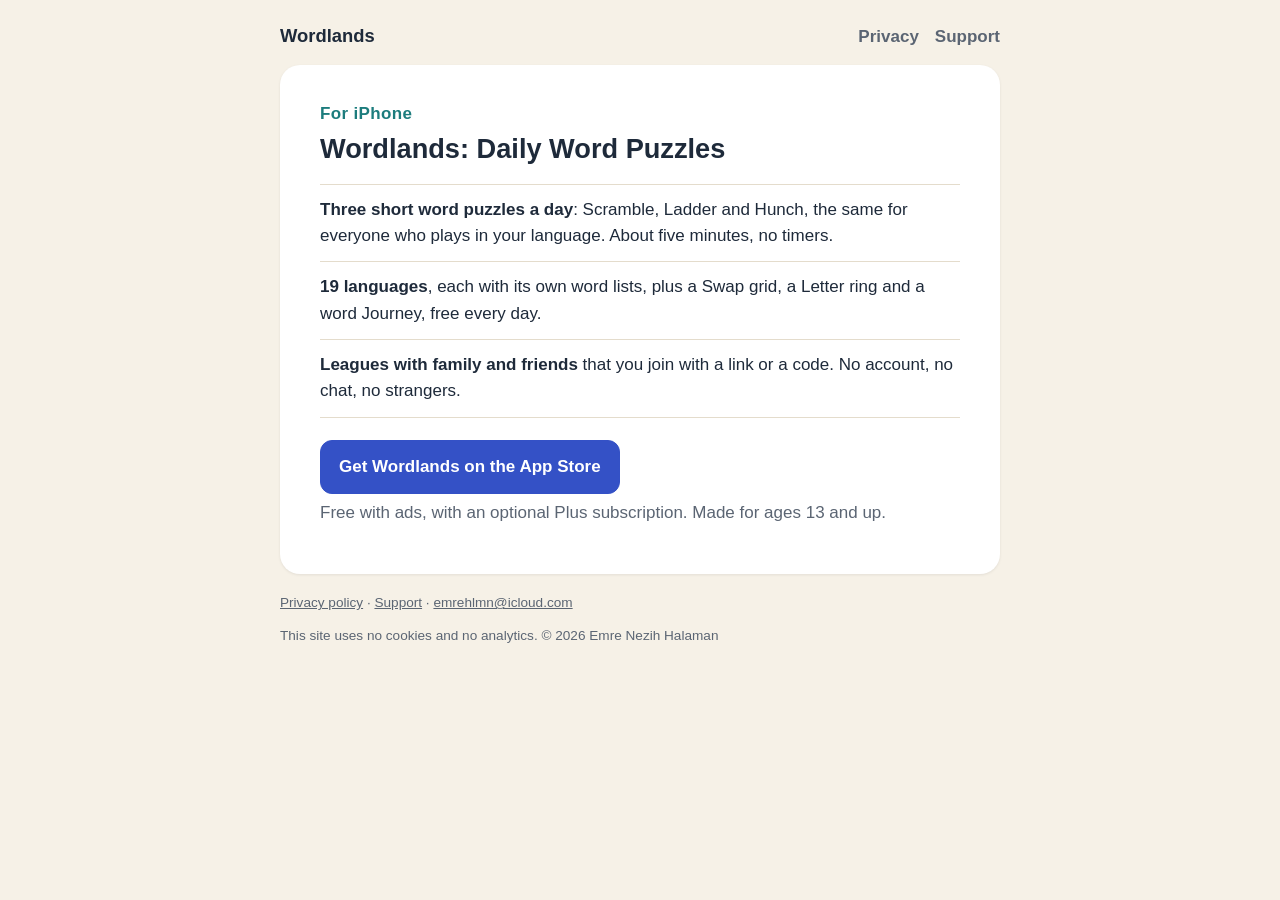
<file: index.html>
<!doctype html>
<html lang="en">
<head>
  <meta charset="utf-8">
  <meta name="viewport" content="width=device-width, initial-scale=1">
  <meta http-equiv="Content-Security-Policy" content="default-src 'none'; script-src 'self'; style-src 'self'; img-src 'self'; base-uri 'none'; form-action 'none'">
  <meta name="referrer" content="no-referrer">
  <meta name="description" content="Wordlands: three short word puzzles a day in 19 languages, with family leagues. No account, no tracking.">
  <title>Wordlands: Daily Word Puzzles</title>
  <link rel="stylesheet" href="/site.css">
</head>
<body>
  <div class="wrap">
    <header class="top">
      <a class="brand" href="/">Wordlands</a>
      <nav><a href="/privacy/">Privacy</a><a href="/support/">Support</a></nav>
    </header>
    <main>
      <p class="eyebrow">For iPhone</p>
      <h1>Wordlands: Daily Word Puzzles</h1>
      <ul class="three">
        <li><strong>Three short word puzzles a day</strong>: Scramble, Ladder and Hunch, the same for everyone who plays in your language. About five minutes, no timers.</li>
        <li><strong>19 languages</strong>, each with its own word lists, plus a Swap grid, a Letter ring and a word Journey, free every day.</li>
        <li><strong>Leagues with family and friends</strong> that you join with a link or a code. No account, no chat, no strangers.</li>
      </ul>
      <div class="buttons">
        <!-- OWNER: once Wordlands is live on the App Store, change this to https://apps.apple.com/app/id6820438663
             (the app's Apple ID; also APP_STORE_ID in /link.js). Until then it opens a search for Wordlands. -->
        <a class="button primary" href="https://apps.apple.com/search?term=Wordlands">Get Wordlands on the App Store</a>
      </div>
      <p class="muted">Free with ads, with an optional Plus subscription. Made for ages 13 and up.</p>
    </main>
    <footer>
      <p><a href="/privacy/">Privacy policy</a> · <a href="/support/">Support</a> · <a href="mailto:emrehlmn@icloud.com">emrehlmn@icloud.com</a></p>
      <p>This site uses no cookies and no analytics. © 2026 Emre Nezih Halaman</p>
    </footer>
  </div>
</body>
</html>
</file>
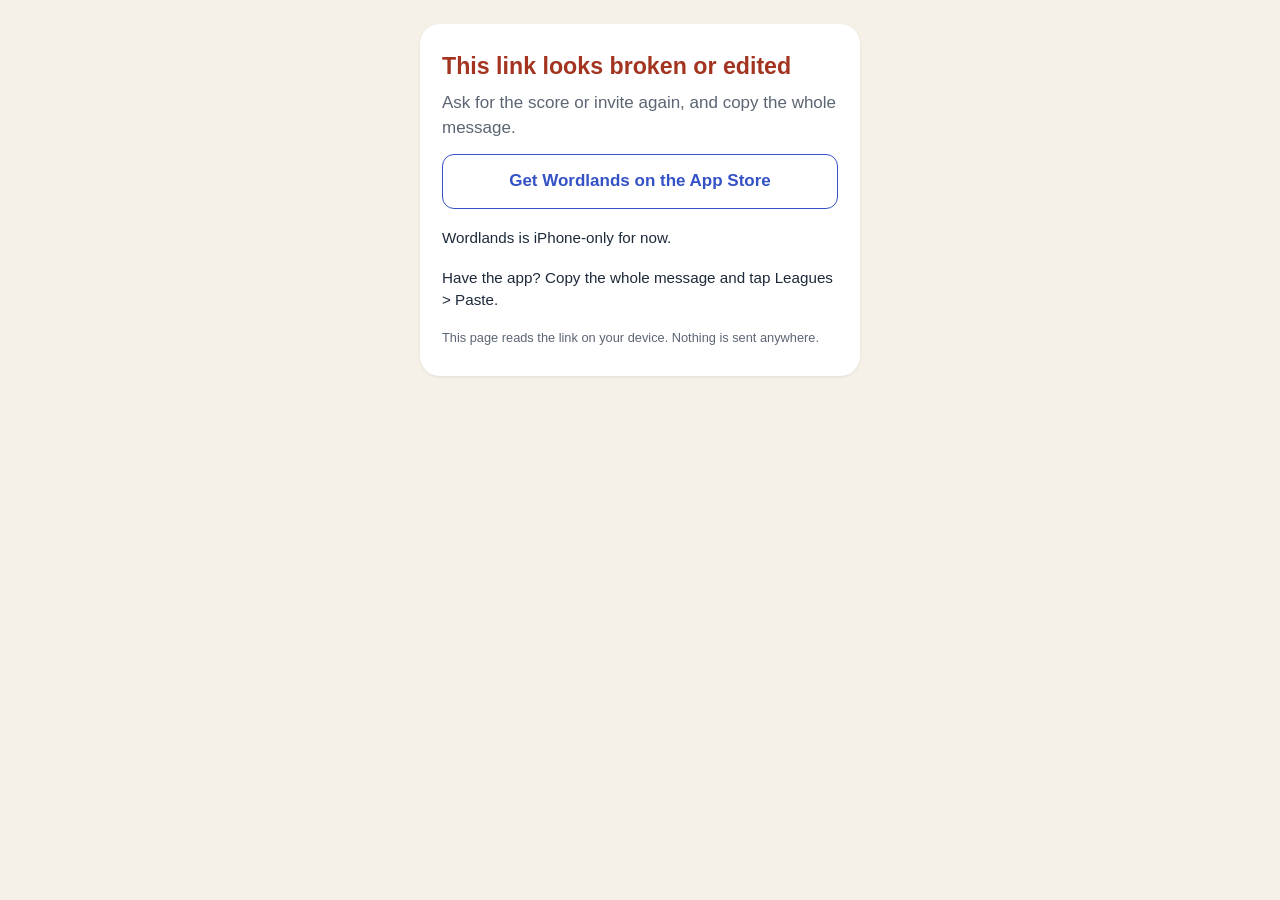
<file: j/index.html>
<!doctype html>
<html lang="en">
<head>
  <meta charset="utf-8">
  <meta name="viewport" content="width=device-width, initial-scale=1">
  <meta http-equiv="Content-Security-Policy" content="default-src 'none'; script-src 'self'; style-src 'self'; img-src 'self'; base-uri 'none'; form-action 'none'">
  <meta name="referrer" content="no-referrer">
  <meta name="robots" content="noindex">
  <title>A Wordlands invite</title>
  <link rel="stylesheet" href="/link.css">
</head>
<body data-kind="j">
  <!-- The data after "#" is read on this device by /link.js; it never reaches the server. -->
  <main id="card">
    <p class="eyebrow">Wordlands</p>
    <noscript><p>Wordlands is iPhone-only for now. Have the app? Copy the whole message and tap Leagues &gt; Paste.</p></noscript>
  </main>
  <script src="/link.js"></script>
</body>
</html>
</file>
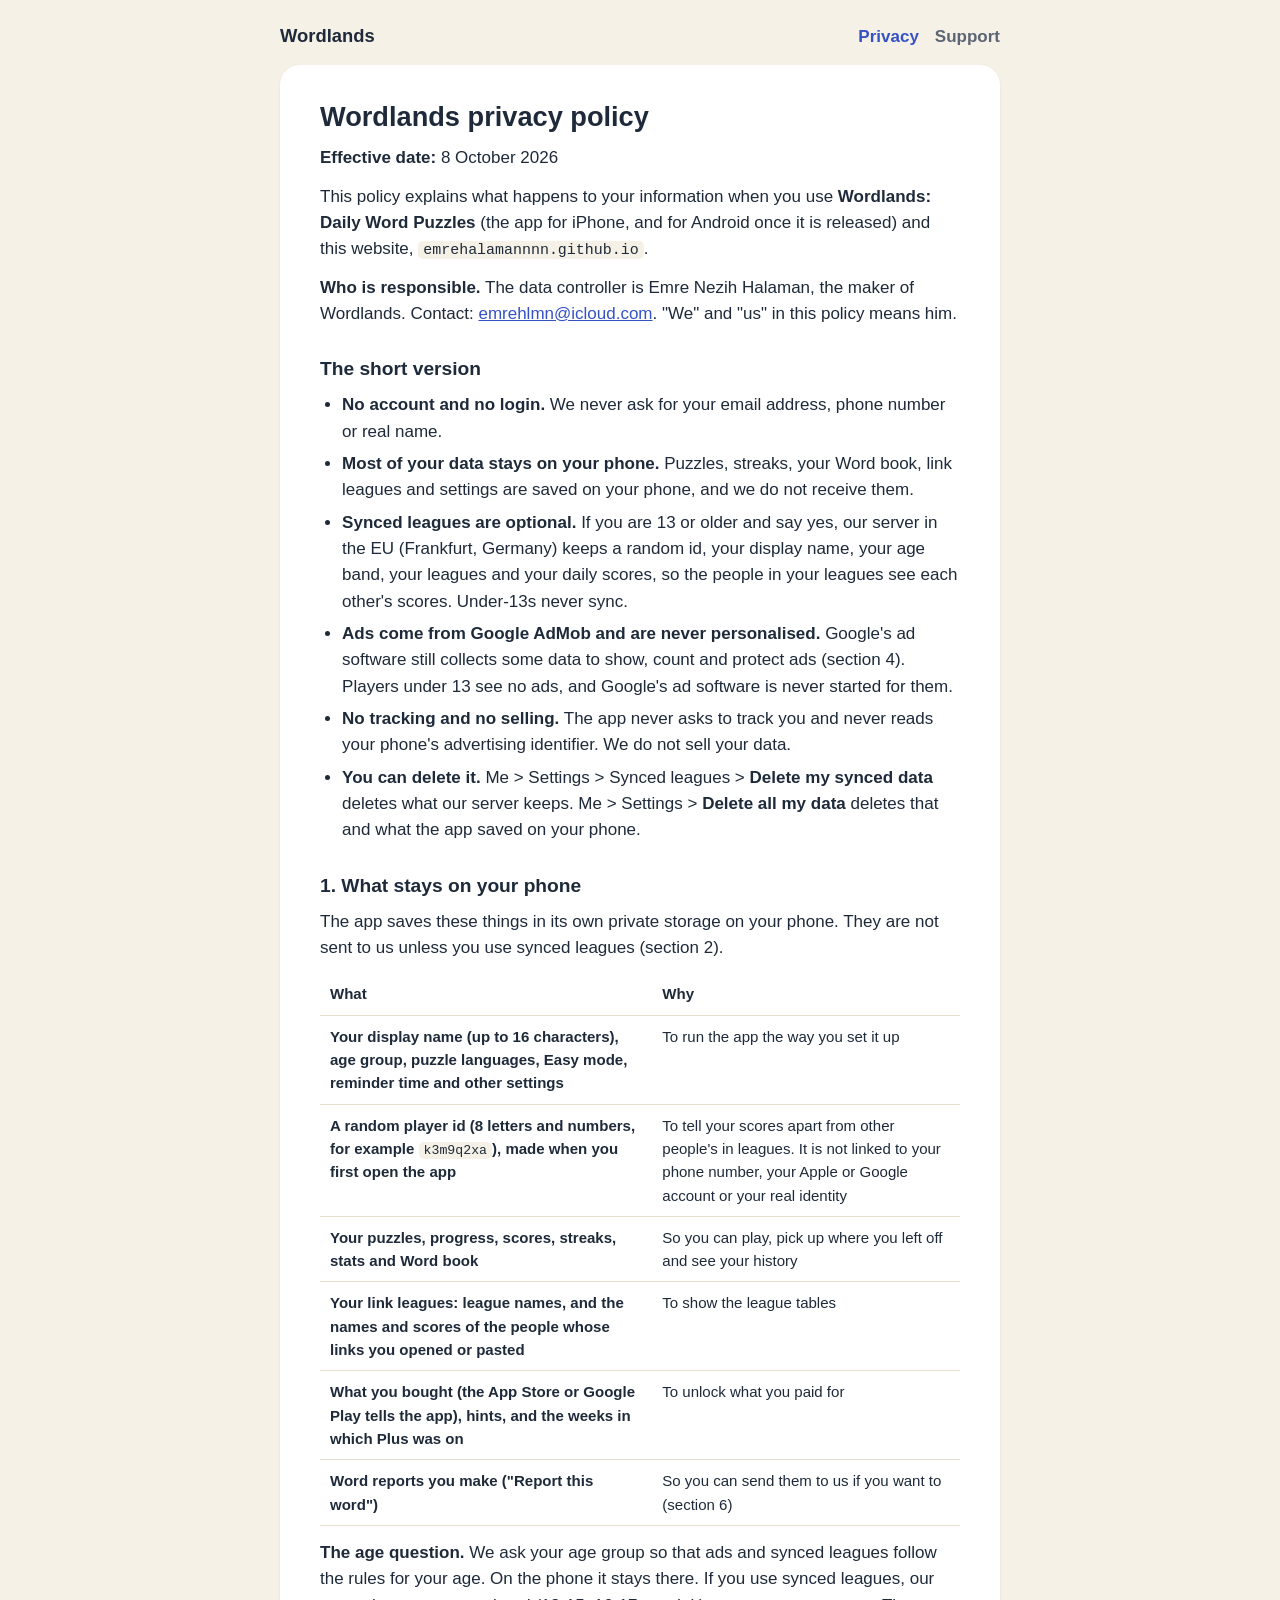
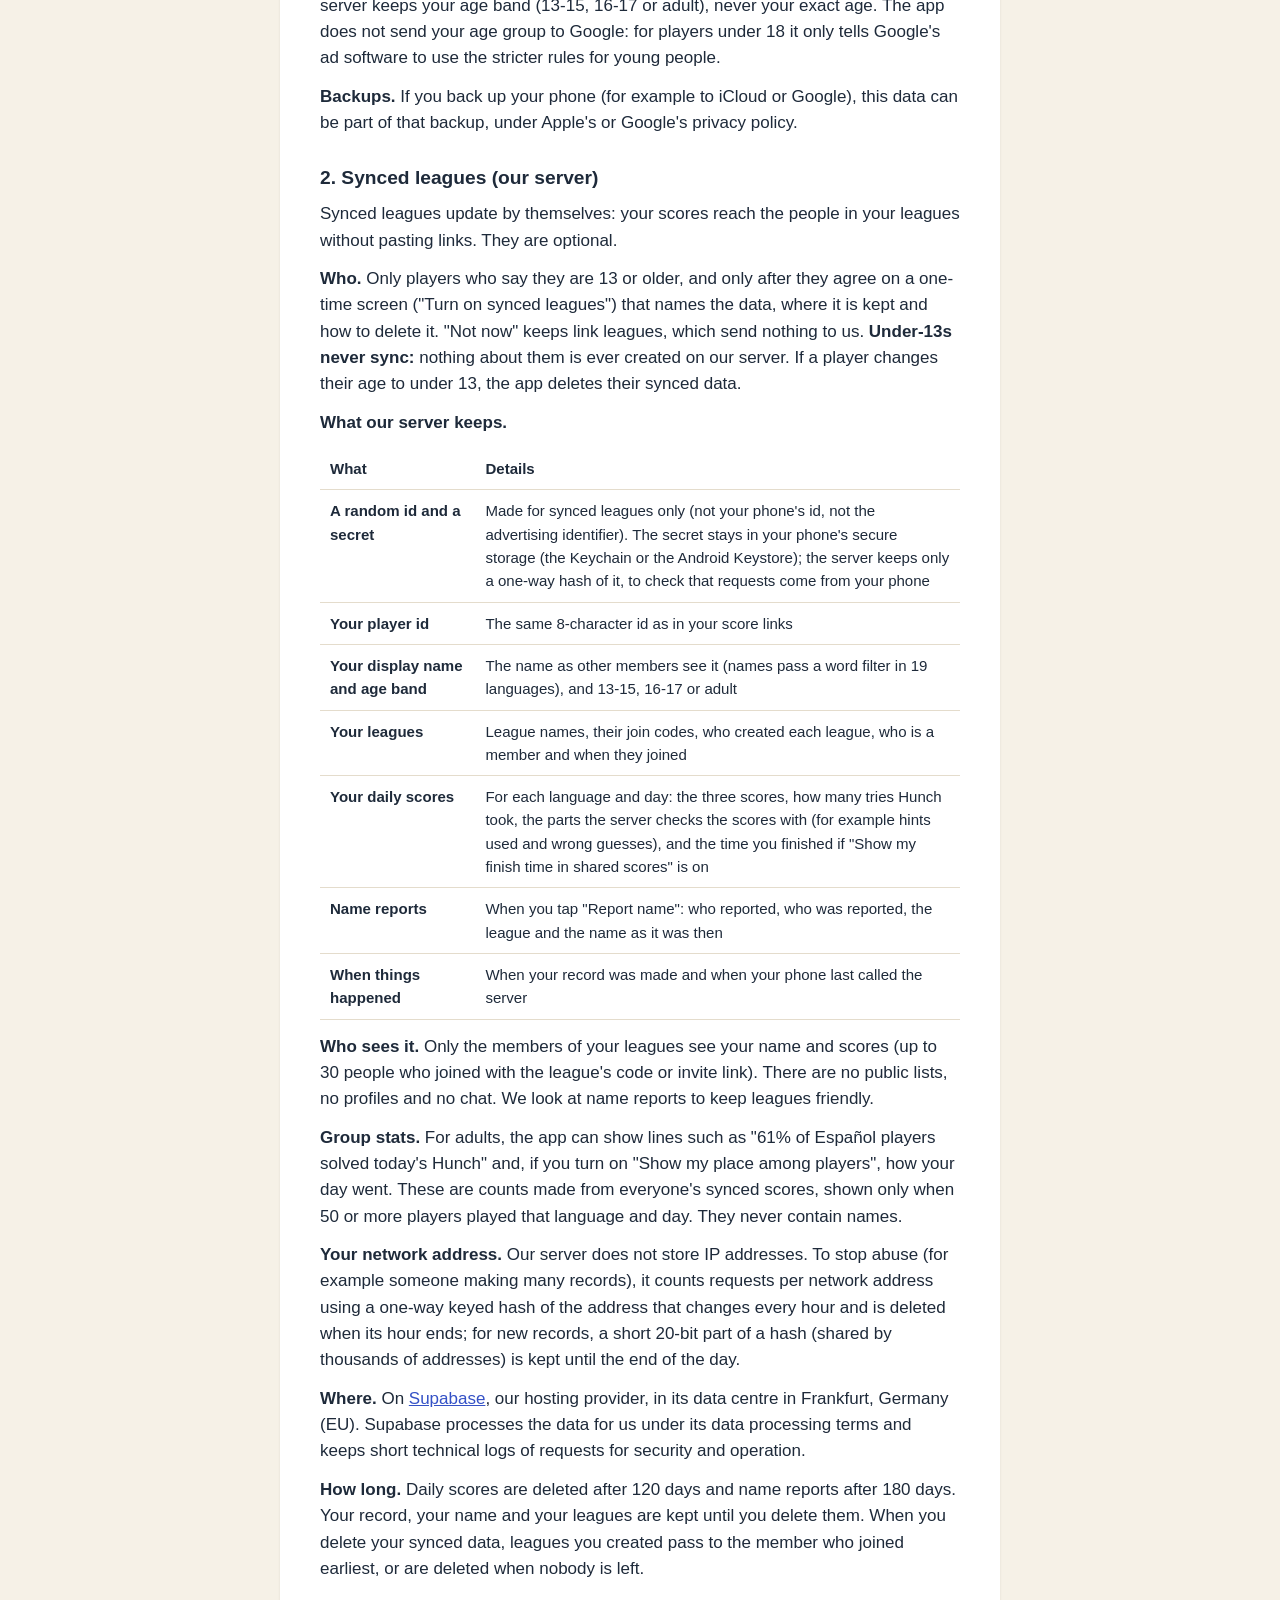
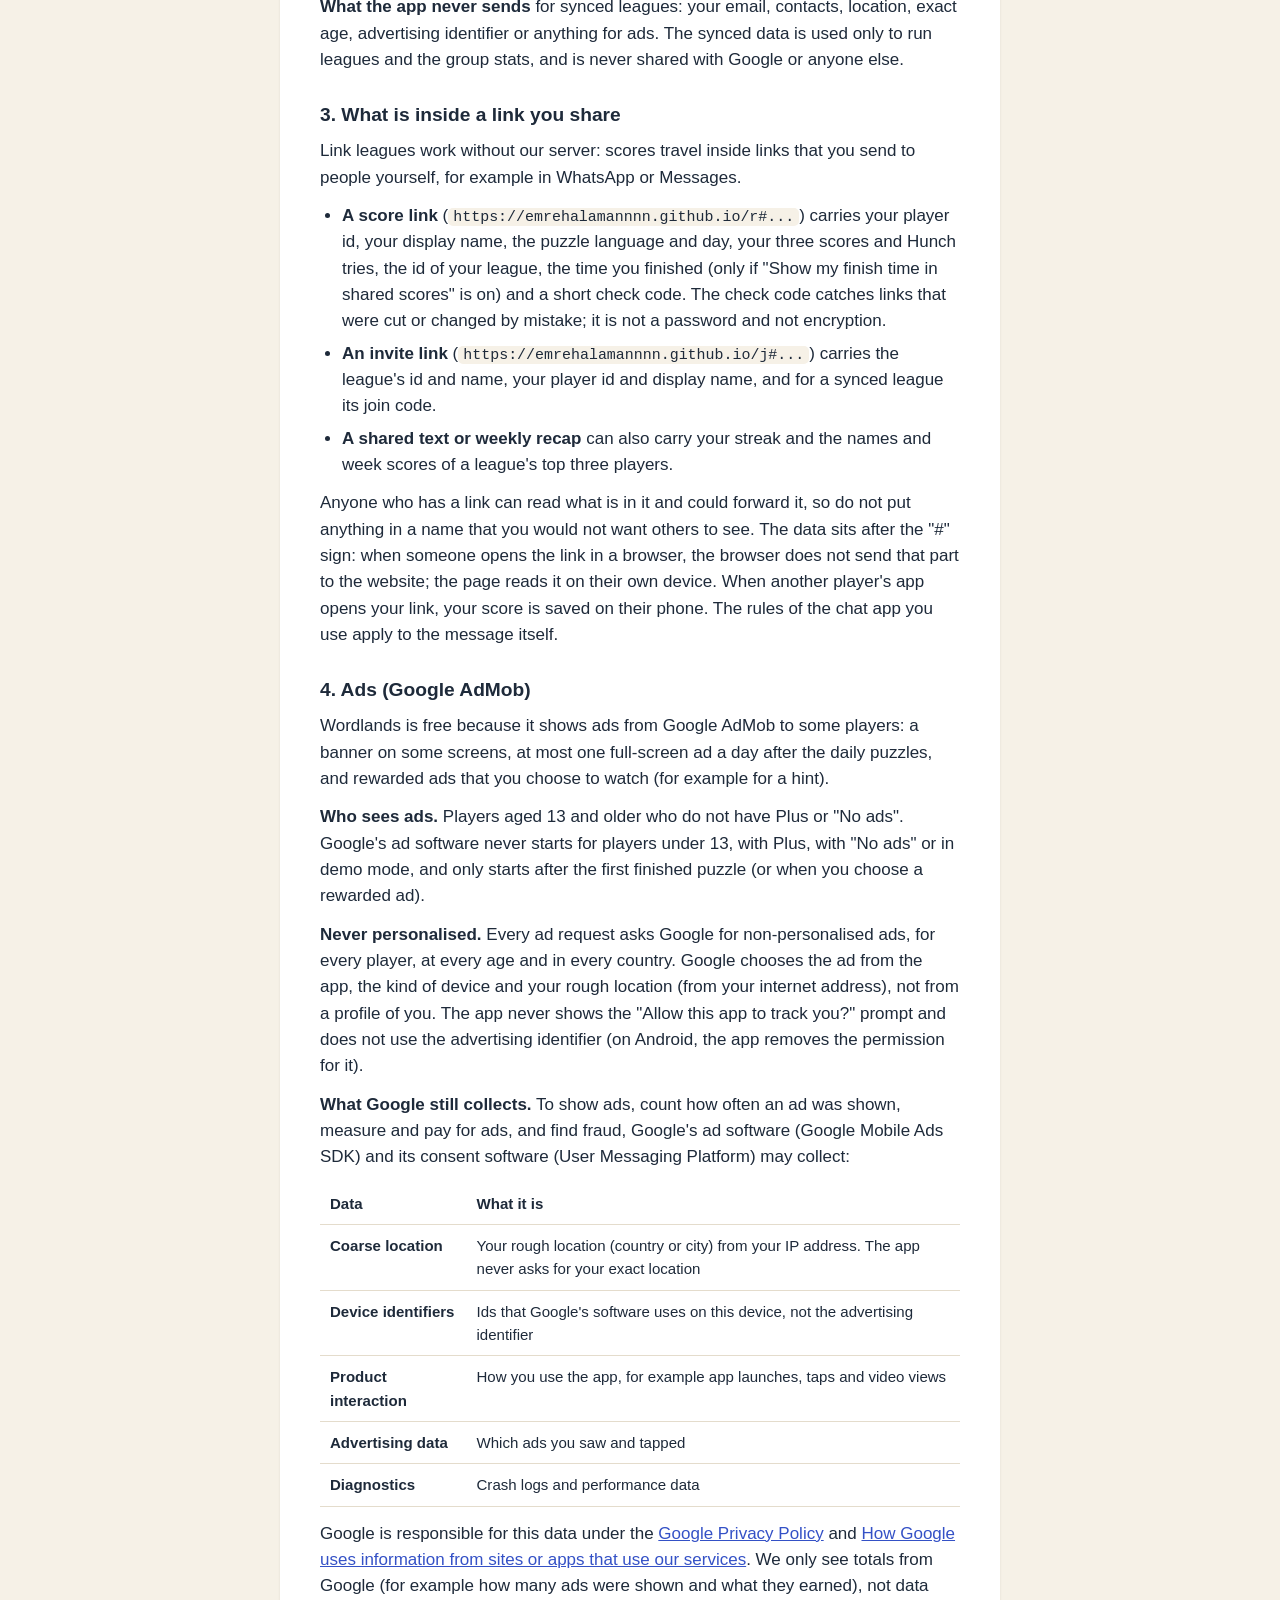
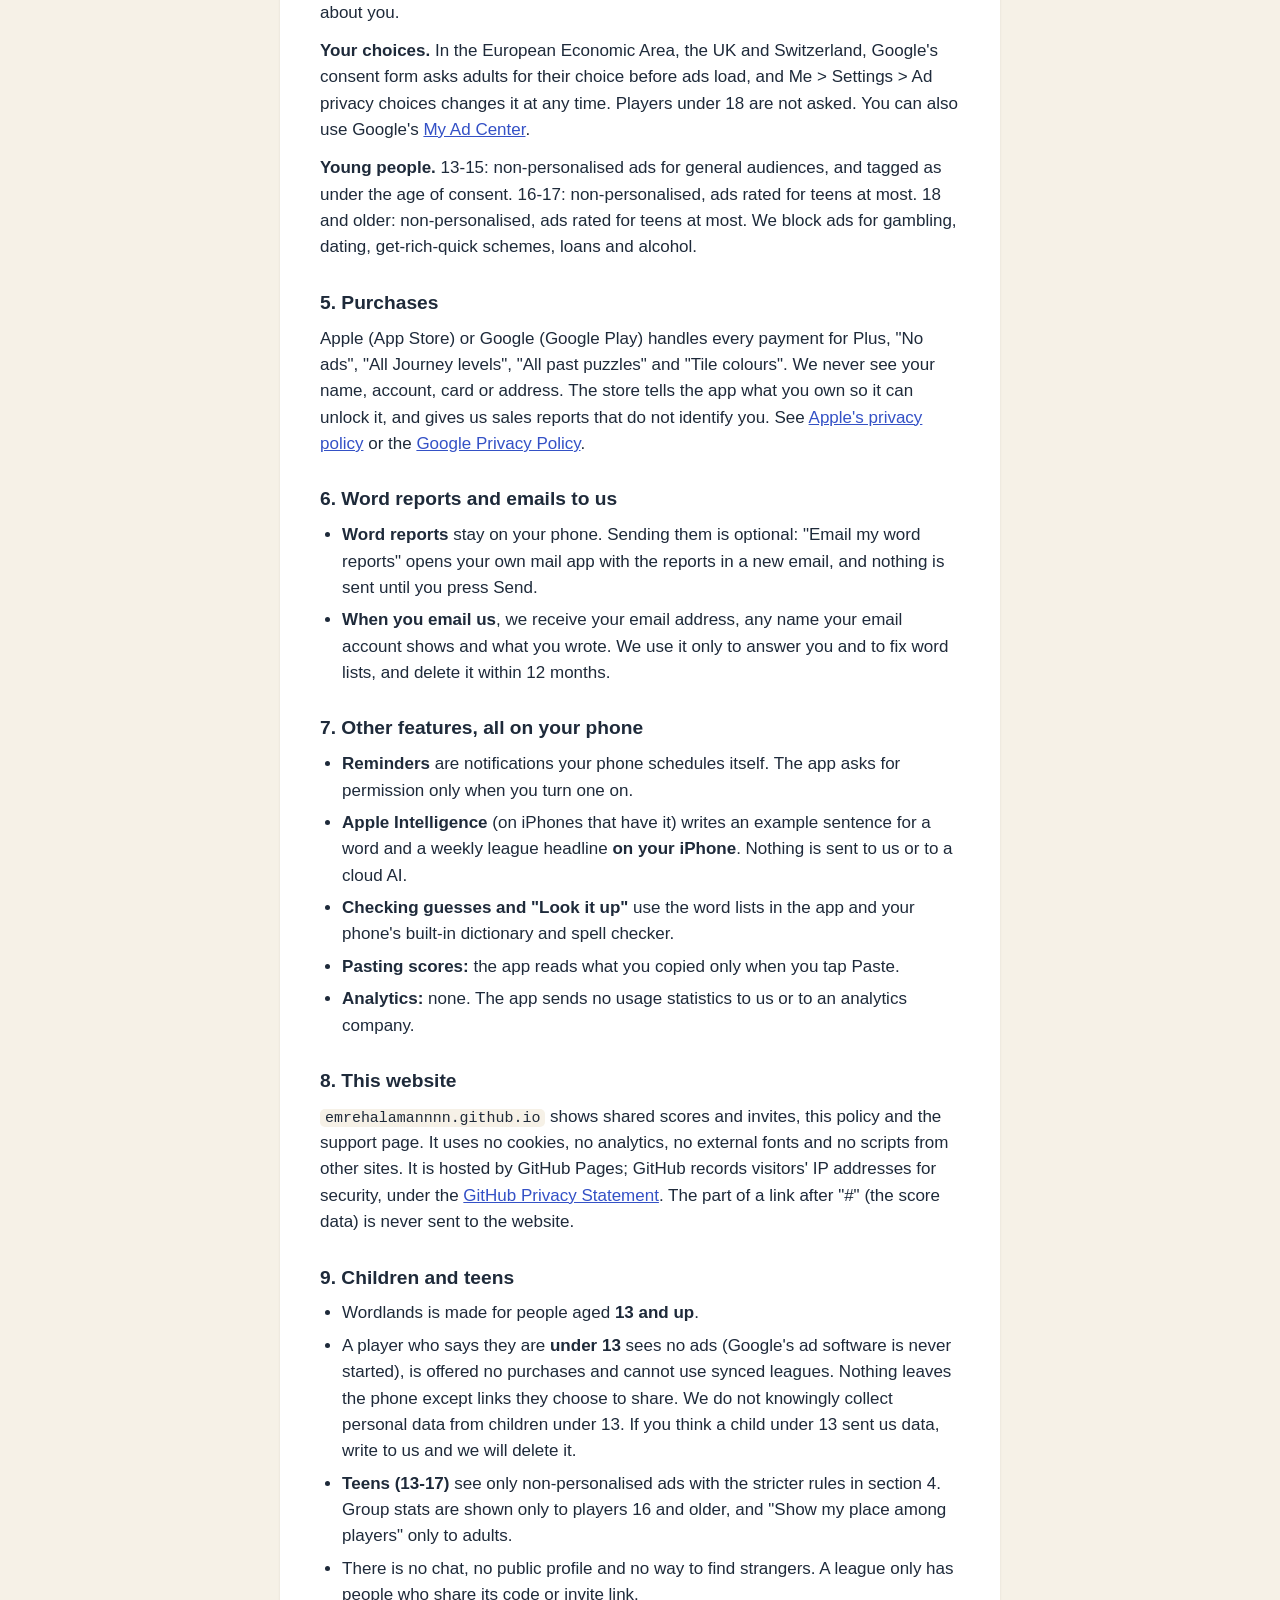
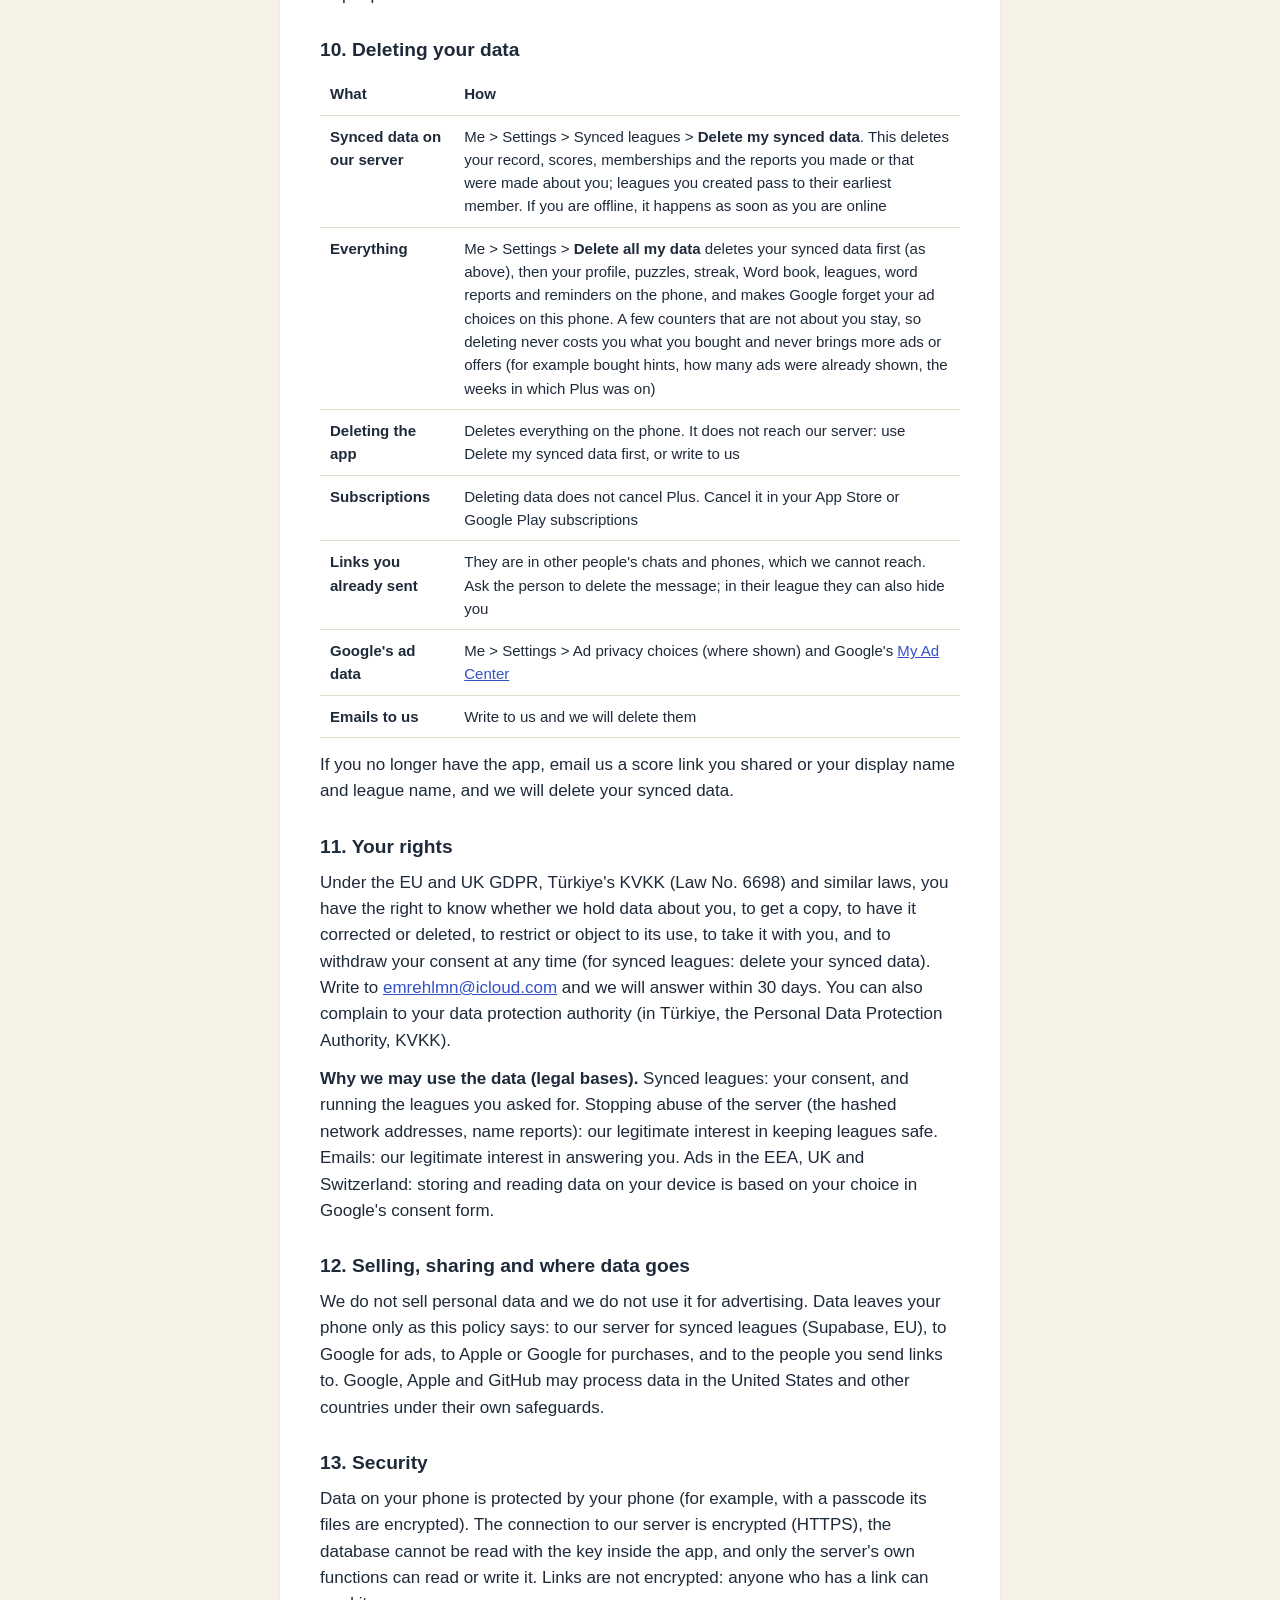
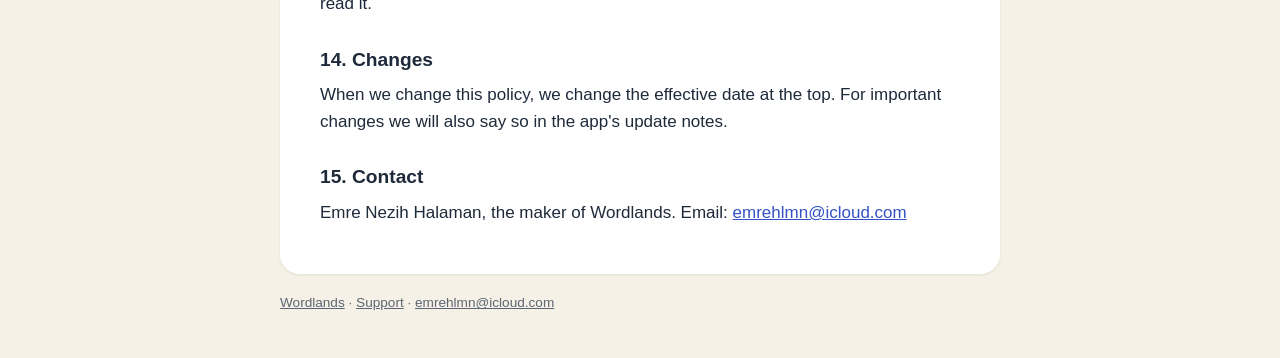
<file: privacy/index.html>
<!doctype html>
<html lang="en">
<head>
  <meta charset="utf-8">
  <meta name="viewport" content="width=device-width, initial-scale=1">
  <meta http-equiv="Content-Security-Policy" content="default-src 'none'; script-src 'self'; style-src 'self'; img-src 'self'; base-uri 'none'; form-action 'none'">
  <meta name="referrer" content="no-referrer">
  <meta name="description" content="What Wordlands keeps, where, and how to delete it.">
  <title>Wordlands privacy policy</title>
  <link rel="stylesheet" href="/site.css">
</head>
<body>
  <!-- Made from docs/PRIVACY.md (the text between its two "---" lines). Change both together. -->
  <div class="wrap">
    <header class="top">
      <a class="brand" href="/">Wordlands</a>
      <nav><a href="/privacy/" aria-current="page">Privacy</a><a href="/support/">Support</a></nav>
    </header>
    <main>
      <h1>Wordlands privacy policy</h1>
<p><strong>Effective date:</strong> 8 October 2026</p>
<p>This policy explains what happens to your information when you use <strong>Wordlands: Daily Word Puzzles</strong> (the app for iPhone, and for Android once it is released) and this website, <code>emrehalamannnn.github.io</code>.</p>
<p><strong>Who is responsible.</strong> The data controller is Emre Nezih Halaman, the maker of Wordlands. Contact: <a href="mailto:emrehlmn@icloud.com">emrehlmn@icloud.com</a>. "We" and "us" in this policy means him.</p>
<h2 id="the-short-version">The short version</h2>
<ul><li><strong>No account and no login.</strong> We never ask for your email address, phone number or real name.</li><li><strong>Most of your data stays on your phone.</strong> Puzzles, streaks, your Word book, link leagues and settings are saved on your phone, and we do not receive them.</li><li><strong>Synced leagues are optional.</strong> If you are 13 or older and say yes, our server in the EU (Frankfurt, Germany) keeps a random id, your display name, your age band, your leagues and your daily scores, so the people in your leagues see each other's scores. Under-13s never sync.</li><li><strong>Ads come from Google AdMob and are never personalised.</strong> Google's ad software still collects some data to show, count and protect ads (section 4). Players under 13 see no ads, and Google's ad software is never started for them.</li><li><strong>No tracking and no selling.</strong> The app never asks to track you and never reads your phone's advertising identifier. We do not sell your data.</li><li><strong>You can delete it.</strong> Me &gt; Settings &gt; Synced leagues &gt; <strong>Delete my synced data</strong> deletes what our server keeps. Me &gt; Settings &gt; <strong>Delete all my data</strong> deletes that and what the app saved on your phone.</li></ul>
<h2 id="1-what-stays-on-your-phone">1. What stays on your phone</h2>
<p>The app saves these things in its own private storage on your phone. They are not sent to us unless you use synced leagues (section 2).</p>
<div class="table"><table>
<thead><tr><th>What</th><th>Why</th></tr></thead>
<tbody>
<tr><td>Your display name (up to 16 characters), age group, puzzle languages, Easy mode, reminder time and other settings</td><td>To run the app the way you set it up</td></tr>
<tr><td>A random player id (8 letters and numbers, for example <code>k3m9q2xa</code>), made when you first open the app</td><td>To tell your scores apart from other people's in leagues. It is not linked to your phone number, your Apple or Google account or your real identity</td></tr>
<tr><td>Your puzzles, progress, scores, streaks, stats and Word book</td><td>So you can play, pick up where you left off and see your history</td></tr>
<tr><td>Your link leagues: league names, and the names and scores of the people whose links you opened or pasted</td><td>To show the league tables</td></tr>
<tr><td>What you bought (the App Store or Google Play tells the app), hints, and the weeks in which Plus was on</td><td>To unlock what you paid for</td></tr>
<tr><td>Word reports you make ("Report this word")</td><td>So you can send them to us if you want to (section 6)</td></tr>
</tbody></table></div>
<p><strong>The age question.</strong> We ask your age group so that ads and synced leagues follow the rules for your age. On the phone it stays there. If you use synced leagues, our server keeps your age band (13-15, 16-17 or adult), never your exact age. The app does not send your age group to Google: for players under 18 it only tells Google's ad software to use the stricter rules for young people.</p>
<p><strong>Backups.</strong> If you back up your phone (for example to iCloud or Google), this data can be part of that backup, under Apple's or Google's privacy policy.</p>
<h2 id="2-synced-leagues-our-server">2. Synced leagues (our server)</h2>
<p>Synced leagues update by themselves: your scores reach the people in your leagues without pasting links. They are optional.</p>
<p><strong>Who.</strong> Only players who say they are 13 or older, and only after they agree on a one-time screen ("Turn on synced leagues") that names the data, where it is kept and how to delete it. "Not now" keeps link leagues, which send nothing to us. <strong>Under-13s never sync:</strong> nothing about them is ever created on our server. If a player changes their age to under 13, the app deletes their synced data.</p>
<p><strong>What our server keeps.</strong></p>
<div class="table"><table>
<thead><tr><th>What</th><th>Details</th></tr></thead>
<tbody>
<tr><td>A random id and a secret</td><td>Made for synced leagues only (not your phone's id, not the advertising identifier). The secret stays in your phone's secure storage (the Keychain or the Android Keystore); the server keeps only a one-way hash of it, to check that requests come from your phone</td></tr>
<tr><td>Your player id</td><td>The same 8-character id as in your score links</td></tr>
<tr><td>Your display name and age band</td><td>The name as other members see it (names pass a word filter in 19 languages), and 13-15, 16-17 or adult</td></tr>
<tr><td>Your leagues</td><td>League names, their join codes, who created each league, who is a member and when they joined</td></tr>
<tr><td>Your daily scores</td><td>For each language and day: the three scores, how many tries Hunch took, the parts the server checks the scores with (for example hints used and wrong guesses), and the time you finished if "Show my finish time in shared scores" is on</td></tr>
<tr><td>Name reports</td><td>When you tap "Report name": who reported, who was reported, the league and the name as it was then</td></tr>
<tr><td>When things happened</td><td>When your record was made and when your phone last called the server</td></tr>
</tbody></table></div>
<p><strong>Who sees it.</strong> Only the members of your leagues see your name and scores (up to 30 people who joined with the league's code or invite link). There are no public lists, no profiles and no chat. We look at name reports to keep leagues friendly.</p>
<p><strong>Group stats.</strong> For adults, the app can show lines such as "61% of Español players solved today's Hunch" and, if you turn on "Show my place among players", how your day went. These are counts made from everyone's synced scores, shown only when 50 or more players played that language and day. They never contain names.</p>
<p><strong>Your network address.</strong> Our server does not store IP addresses. To stop abuse (for example someone making many records), it counts requests per network address using a one-way keyed hash of the address that changes every hour and is deleted when its hour ends; for new records, a short 20-bit part of a hash (shared by thousands of addresses) is kept until the end of the day.</p>
<p><strong>Where.</strong> On <a href="https://supabase.com">Supabase</a>, our hosting provider, in its data centre in Frankfurt, Germany (EU). Supabase processes the data for us under its data processing terms and keeps short technical logs of requests for security and operation.</p>
<p><strong>How long.</strong> Daily scores are deleted after 120 days and name reports after 180 days. Your record, your name and your leagues are kept until you delete them. When you delete your synced data, leagues you created pass to the member who joined earliest, or are deleted when nobody is left.</p>
<p><strong>What the app never sends</strong> for synced leagues: your email, contacts, location, exact age, advertising identifier or anything for ads. The synced data is used only to run leagues and the group stats, and is never shared with Google or anyone else.</p>
<h2 id="3-what-is-inside-a-link-you-share">3. What is inside a link you share</h2>
<p>Link leagues work without our server: scores travel inside links that you send to people yourself, for example in WhatsApp or Messages.</p>
<ul><li><strong>A score link</strong> (<code>https://emrehalamannnn.github.io/r#...</code>) carries your player id, your display name, the puzzle language and day, your three scores and Hunch tries, the id of your league, the time you finished (only if "Show my finish time in shared scores" is on) and a short check code. The check code catches links that were cut or changed by mistake; it is not a password and not encryption.</li><li><strong>An invite link</strong> (<code>https://emrehalamannnn.github.io/j#...</code>) carries the league's id and name, your player id and display name, and for a synced league its join code.</li><li><strong>A shared text or weekly recap</strong> can also carry your streak and the names and week scores of a league's top three players.</li></ul>
<p>Anyone who has a link can read what is in it and could forward it, so do not put anything in a name that you would not want others to see. The data sits after the "#" sign: when someone opens the link in a browser, the browser does not send that part to the website; the page reads it on their own device. When another player's app opens your link, your score is saved on their phone. The rules of the chat app you use apply to the message itself.</p>
<h2 id="4-ads-google-admob">4. Ads (Google AdMob)</h2>
<p>Wordlands is free because it shows ads from Google AdMob to some players: a banner on some screens, at most one full-screen ad a day after the daily puzzles, and rewarded ads that you choose to watch (for example for a hint).</p>
<p><strong>Who sees ads.</strong> Players aged 13 and older who do not have Plus or "No ads". Google's ad software never starts for players under 13, with Plus, with "No ads" or in demo mode, and only starts after the first finished puzzle (or when you choose a rewarded ad).</p>
<p><strong>Never personalised.</strong> Every ad request asks Google for non-personalised ads, for every player, at every age and in every country. Google chooses the ad from the app, the kind of device and your rough location (from your internet address), not from a profile of you. The app never shows the "Allow this app to track you?" prompt and does not use the advertising identifier (on Android, the app removes the permission for it).</p>
<p><strong>What Google still collects.</strong> To show ads, count how often an ad was shown, measure and pay for ads, and find fraud, Google's ad software (Google Mobile Ads SDK) and its consent software (User Messaging Platform) may collect:</p>
<div class="table"><table>
<thead><tr><th>Data</th><th>What it is</th></tr></thead>
<tbody>
<tr><td>Coarse location</td><td>Your rough location (country or city) from your IP address. The app never asks for your exact location</td></tr>
<tr><td>Device identifiers</td><td>Ids that Google's software uses on this device, not the advertising identifier</td></tr>
<tr><td>Product interaction</td><td>How you use the app, for example app launches, taps and video views</td></tr>
<tr><td>Advertising data</td><td>Which ads you saw and tapped</td></tr>
<tr><td>Diagnostics</td><td>Crash logs and performance data</td></tr>
</tbody></table></div>
<p>Google is responsible for this data under the <a href="https://policies.google.com/privacy">Google Privacy Policy</a> and <a href="https://policies.google.com/technologies/partner-sites">How Google uses information from sites or apps that use our services</a>. We only see totals from Google (for example how many ads were shown and what they earned), not data about you.</p>
<p><strong>Your choices.</strong> In the European Economic Area, the UK and Switzerland, Google's consent form asks adults for their choice before ads load, and Me &gt; Settings &gt; Ad privacy choices changes it at any time. Players under 18 are not asked. You can also use Google's <a href="https://myadcenter.google.com">My Ad Center</a>.</p>
<p><strong>Young people.</strong> 13-15: non-personalised ads for general audiences, and tagged as under the age of consent. 16-17: non-personalised, ads rated for teens at most. 18 and older: non-personalised, ads rated for teens at most. We block ads for gambling, dating, get-rich-quick schemes, loans and alcohol.</p>
<h2 id="5-purchases">5. Purchases</h2>
<p>Apple (App Store) or Google (Google Play) handles every payment for Plus, "No ads", "All Journey levels", "All past puzzles" and "Tile colours". We never see your name, account, card or address. The store tells the app what you own so it can unlock it, and gives us sales reports that do not identify you. See <a href="https://www.apple.com/legal/privacy/">Apple's privacy policy</a> or the <a href="https://policies.google.com/privacy">Google Privacy Policy</a>.</p>
<h2 id="6-word-reports-and-emails-to-us">6. Word reports and emails to us</h2>
<ul><li><strong>Word reports</strong> stay on your phone. Sending them is optional: "Email my word reports" opens your own mail app with the reports in a new email, and nothing is sent until you press Send.</li><li><strong>When you email us</strong>, we receive your email address, any name your email account shows and what you wrote. We use it only to answer you and to fix word lists, and delete it within 12 months.</li></ul>
<h2 id="7-other-features-all-on-your-phone">7. Other features, all on your phone</h2>
<ul><li><strong>Reminders</strong> are notifications your phone schedules itself. The app asks for permission only when you turn one on.</li><li><strong>Apple Intelligence</strong> (on iPhones that have it) writes an example sentence for a word and a weekly league headline <strong>on your iPhone</strong>. Nothing is sent to us or to a cloud AI.</li><li><strong>Checking guesses and "Look it up"</strong> use the word lists in the app and your phone's built-in dictionary and spell checker.</li><li><strong>Pasting scores:</strong> the app reads what you copied only when you tap Paste.</li><li><strong>Analytics:</strong> none. The app sends no usage statistics to us or to an analytics company.</li></ul>
<h2 id="8-this-website">8. This website</h2>
<p><code>emrehalamannnn.github.io</code> shows shared scores and invites, this policy and the support page. It uses no cookies, no analytics, no external fonts and no scripts from other sites. It is hosted by GitHub Pages; GitHub records visitors' IP addresses for security, under the <a href="https://docs.github.com/site-policy/privacy-policies/github-general-privacy-statement">GitHub Privacy Statement</a>. The part of a link after "#" (the score data) is never sent to the website.</p>
<h2 id="9-children-and-teens">9. Children and teens</h2>
<ul><li>Wordlands is made for people aged <strong>13 and up</strong>.</li><li>A player who says they are <strong>under 13</strong> sees no ads (Google's ad software is never started), is offered no purchases and cannot use synced leagues. Nothing leaves the phone except links they choose to share. We do not knowingly collect personal data from children under 13. If you think a child under 13 sent us data, write to us and we will delete it.</li><li><strong>Teens (13-17)</strong> see only non-personalised ads with the stricter rules in section 4. Group stats are shown only to players 16 and older, and "Show my place among players" only to adults.</li><li>There is no chat, no public profile and no way to find strangers. A league only has people who share its code or invite link.</li></ul>
<h2 id="10-deleting-your-data">10. Deleting your data</h2>
<div class="table"><table>
<thead><tr><th>What</th><th>How</th></tr></thead>
<tbody>
<tr><td>Synced data on our server</td><td>Me &gt; Settings &gt; Synced leagues &gt; <strong>Delete my synced data</strong>. This deletes your record, scores, memberships and the reports you made or that were made about you; leagues you created pass to their earliest member. If you are offline, it happens as soon as you are online</td></tr>
<tr><td>Everything</td><td>Me &gt; Settings &gt; <strong>Delete all my data</strong> deletes your synced data first (as above), then your profile, puzzles, streak, Word book, leagues, word reports and reminders on the phone, and makes Google forget your ad choices on this phone. A few counters that are not about you stay, so deleting never costs you what you bought and never brings more ads or offers (for example bought hints, how many ads were already shown, the weeks in which Plus was on)</td></tr>
<tr><td>Deleting the app</td><td>Deletes everything on the phone. It does not reach our server: use Delete my synced data first, or write to us</td></tr>
<tr><td>Subscriptions</td><td>Deleting data does not cancel Plus. Cancel it in your App Store or Google Play subscriptions</td></tr>
<tr><td>Links you already sent</td><td>They are in other people's chats and phones, which we cannot reach. Ask the person to delete the message; in their league they can also hide you</td></tr>
<tr><td>Google's ad data</td><td>Me &gt; Settings &gt; Ad privacy choices (where shown) and Google's <a href="https://myadcenter.google.com">My Ad Center</a></td></tr>
<tr><td>Emails to us</td><td>Write to us and we will delete them</td></tr>
</tbody></table></div>
<p>If you no longer have the app, email us a score link you shared or your display name and league name, and we will delete your synced data.</p>
<h2 id="11-your-rights">11. Your rights</h2>
<p>Under the EU and UK GDPR, Türkiye's KVKK (Law No. 6698) and similar laws, you have the right to know whether we hold data about you, to get a copy, to have it corrected or deleted, to restrict or object to its use, to take it with you, and to withdraw your consent at any time (for synced leagues: delete your synced data). Write to <a href="mailto:emrehlmn@icloud.com">emrehlmn@icloud.com</a> and we will answer within 30 days. You can also complain to your data protection authority (in Türkiye, the Personal Data Protection Authority, KVKK).</p>
<p><strong>Why we may use the data (legal bases).</strong> Synced leagues: your consent, and running the leagues you asked for. Stopping abuse of the server (the hashed network addresses, name reports): our legitimate interest in keeping leagues safe. Emails: our legitimate interest in answering you. Ads in the EEA, UK and Switzerland: storing and reading data on your device is based on your choice in Google's consent form.</p>
<h2 id="12-selling-sharing-and-where-data-goes">12. Selling, sharing and where data goes</h2>
<p>We do not sell personal data and we do not use it for advertising. Data leaves your phone only as this policy says: to our server for synced leagues (Supabase, EU), to Google for ads, to Apple or Google for purchases, and to the people you send links to. Google, Apple and GitHub may process data in the United States and other countries under their own safeguards.</p>
<h2 id="13-security">13. Security</h2>
<p>Data on your phone is protected by your phone (for example, with a passcode its files are encrypted). The connection to our server is encrypted (HTTPS), the database cannot be read with the key inside the app, and only the server's own functions can read or write it. Links are not encrypted: anyone who has a link can read it.</p>
<h2 id="14-changes">14. Changes</h2>
<p>When we change this policy, we change the effective date at the top. For important changes we will also say so in the app's update notes.</p>
<h2 id="15-contact">15. Contact</h2>
<p>Emre Nezih Halaman, the maker of Wordlands. Email: <a href="mailto:emrehlmn@icloud.com">emrehlmn@icloud.com</a></p>
    </main>
    <footer>
      <p><a href="/">Wordlands</a> · <a href="/support/">Support</a> · <a href="mailto:emrehlmn@icloud.com">emrehlmn@icloud.com</a></p>
    </footer>
  </div>
</body>
</html>
</file>
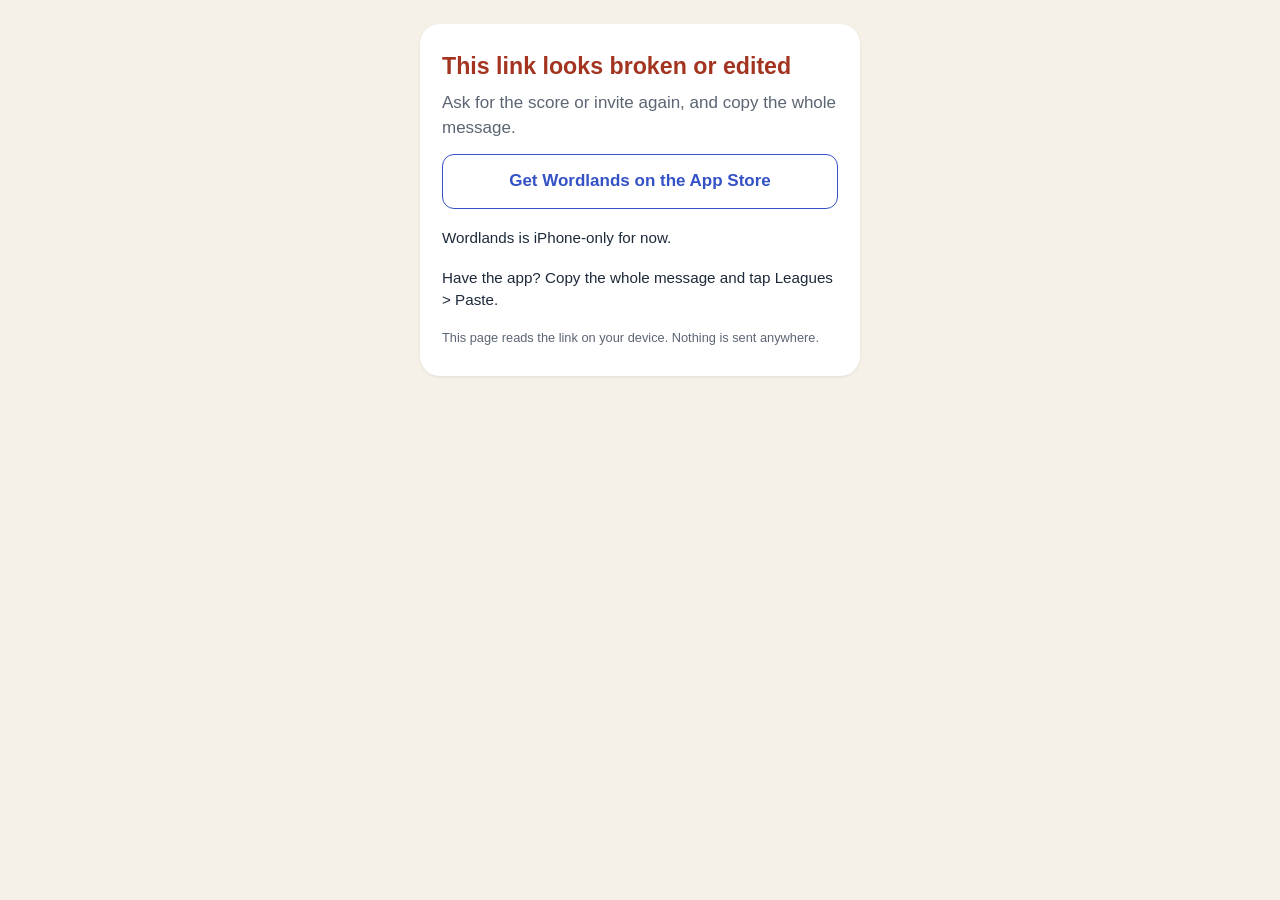
<file: r/index.html>
<!doctype html>
<html lang="en">
<head>
  <meta charset="utf-8">
  <meta name="viewport" content="width=device-width, initial-scale=1">
  <meta http-equiv="Content-Security-Policy" content="default-src 'none'; script-src 'self'; style-src 'self'; img-src 'self'; base-uri 'none'; form-action 'none'">
  <meta name="referrer" content="no-referrer">
  <meta name="robots" content="noindex">
  <title>A Wordlands score</title>
  <link rel="stylesheet" href="/link.css">
</head>
<body data-kind="r">
  <!-- The data after "#" is read on this device by /link.js; it never reaches the server. -->
  <main id="card">
    <p class="eyebrow">Wordlands</p>
    <noscript><p>Wordlands is iPhone-only for now. Have the app? Copy the whole message and tap Leagues &gt; Paste.</p></noscript>
  </main>
  <script src="/link.js"></script>
</body>
</html>
</file>
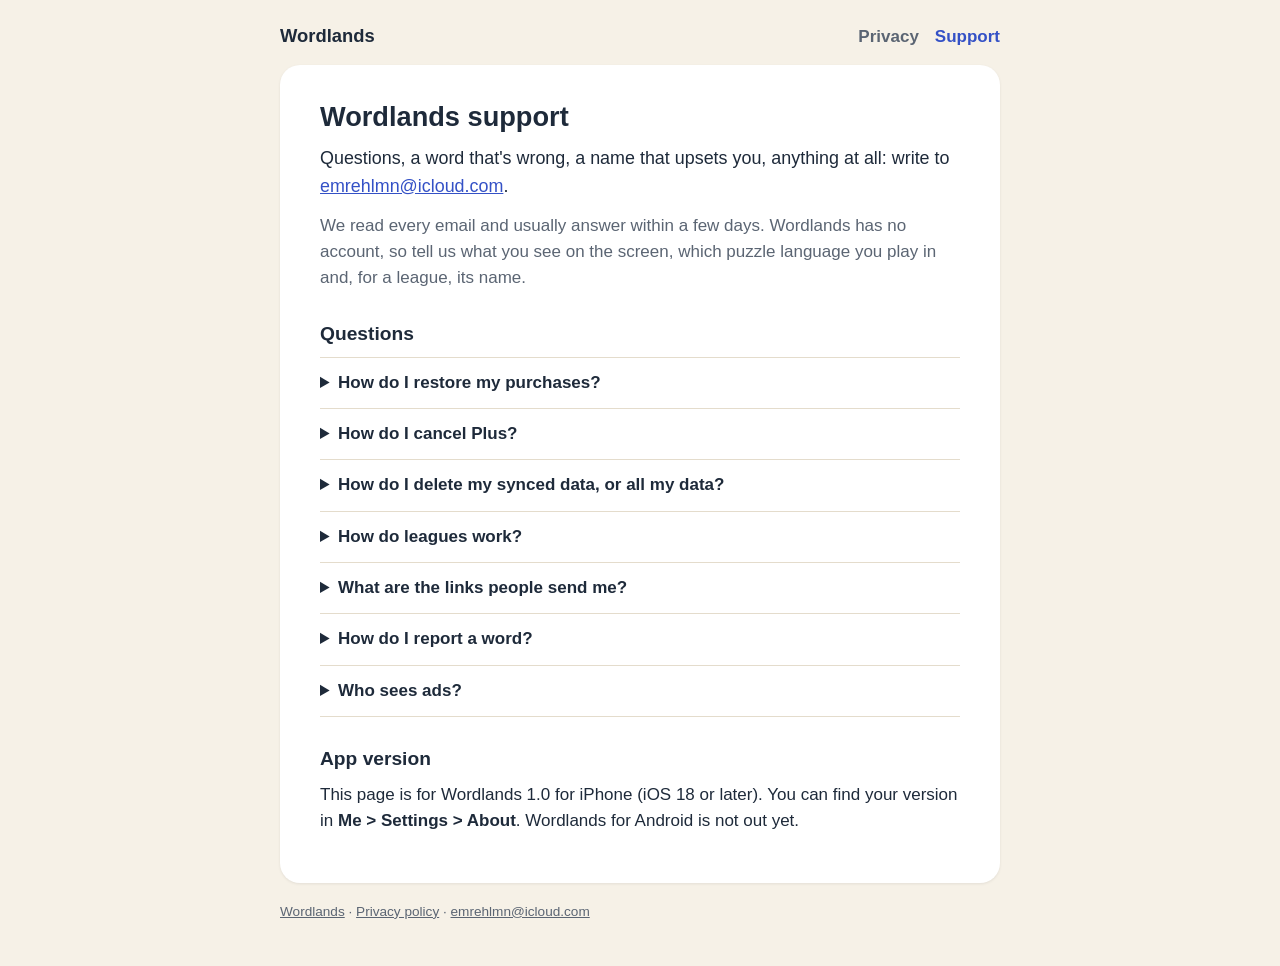
<file: support/index.html>
<!doctype html>
<html lang="en">
<head>
  <meta charset="utf-8">
  <meta name="viewport" content="width=device-width, initial-scale=1">
  <meta http-equiv="Content-Security-Policy" content="default-src 'none'; script-src 'self'; style-src 'self'; img-src 'self'; base-uri 'none'; form-action 'none'">
  <meta name="referrer" content="no-referrer">
  <meta name="description" content="Help with Wordlands: purchases, leagues, links, deleting your data and reporting a word.">
  <title>Wordlands support</title>
  <link rel="stylesheet" href="/site.css">
</head>
<body>
  <div class="wrap">
    <header class="top">
      <a class="brand" href="/">Wordlands</a>
      <nav><a href="/privacy/">Privacy</a><a href="/support/" aria-current="page">Support</a></nav>
    </header>
    <main>
      <h1>Wordlands support</h1>
      <p class="lead">Questions, a word that's wrong, a name that upsets you, anything at all: write to
        <a href="mailto:emrehlmn@icloud.com">emrehlmn@icloud.com</a>.</p>
      <p class="muted">We read every email and usually answer within a few days. Wordlands has no account, so tell us
        what you see on the screen, which puzzle language you play in and, for a league, its name.</p>

      <h2 id="questions">Questions</h2>

      <details>
        <summary>How do I restore my purchases?</summary>
        <p>Open <strong>Me &gt; Settings</strong> and tap <strong>Restore purchases</strong> (it is also in
          <strong>Me &gt; Shop</strong>). Use the same Apple Account you bought with. Plus shared through Family
          Sharing comes back the same way.</p>
      </details>

      <details>
        <summary>How do I cancel Plus?</summary>
        <p>Open <strong>Me &gt; Settings &gt; Manage Plus subscription</strong>, or the iPhone's
          <strong>Settings &gt; your name &gt; Subscriptions &gt; Wordlands</strong>. Apple handles every
          subscription: cancel at least 24 hours before the end of the period to stop the next payment. Plus stays on
          until then. Deleting the app or your data does not cancel it.</p>
        <p>For a refund, ask Apple at <a href="https://reportaproblem.apple.com">reportaproblem.apple.com</a>; we
          can't see or refund App Store payments.</p>
      </details>

      <details>
        <summary>How do I delete my synced data, or all my data?</summary>
        <ul>
          <li><strong>Me &gt; Settings &gt; Synced leagues &gt; Delete my synced data</strong> deletes your name,
            leagues and scores from the Wordlands server. Your leagues stay on your iPhone as link leagues.</li>
          <li><strong>Me &gt; Settings &gt; Delete all my data</strong> deletes your synced data and everything the
            app saved on your iPhone. Purchases stay with your Apple Account.</li>
          <li>No longer have the app? Email us a score link you shared, or your display name and a league name, and
            we will delete your synced data.</li>
        </ul>
        <p>Details are in the <a href="/privacy/">privacy policy</a>.</p>
      </details>

      <details>
        <summary>How do leagues work?</summary>
        <p>A league is a small table for family and friends. Weeks run Monday to Sunday and your best 6 days count,
          with every language on the same 0-300 scale. Only the daily three (Scramble, Ladder, Hunch) count.</p>
        <ul>
          <li><strong>Synced leagues</strong> (13 and older, if you say yes once) fill up by themselves: scores go
            through our server in the EU. Join with a code such as <code>K7P2QX-8M4D</code> in
            <strong>Leagues &gt; Join with a code</strong>, or with an invite link. Up to 30 people.</li>
          <li><strong>Link leagues</strong> need no server: you send your score as a link in any chat, and the others
            tap it or copy the message and tap <strong>Paste</strong> in Leagues.</li>
        </ul>
        <p>There are no public leaderboards, no chat and no strangers. In a league you can hide a person or report a
          name; the person who made the league can remove members and make a new code.</p>
      </details>

      <details>
        <summary>What are the links people send me?</summary>
        <p>A score link looks like <code>emrehalamannnn.github.io/r#…</code> and an invite like
          <code>emrehalamannnn.github.io/j#…</code>. With Wordlands installed, tapping one opens the app. Otherwise
          the page shows the score or the invite and how to get the app. The data after "#" is read on your own
          phone and never sent to this website.</p>
        <p>If tapping doesn't open the app, copy the whole message, open <strong>Wordlands &gt; Leagues</strong> and
          tap <strong>Paste</strong>. A link that was cut or changed shows "This link looks broken or edited": ask
          for it again.</p>
      </details>

      <details>
        <summary>How do I report a word?</summary>
        <p>Tap the word (in the day's summary, after Hunch, or in your Word book) and choose
          <strong>Report this word</strong>. Reports stay on your iPhone until you send them: <strong>Me &gt;
          Settings &gt; Email my word reports</strong> opens your mail app with them, and nothing is sent until you
          press Send.</p>
      </details>

      <details>
        <summary>Who sees ads?</summary>
        <p>Players 13 and older without Plus or "No ads". Ads are never personalised, never appear in the middle of a
          puzzle, and players under 13 never see ads or offers. "No ads" removes every ad and gives you the ad rewards
          without watching.</p>
      </details>

      <h2 id="version">App version</h2>
      <p>This page is for Wordlands 1.0 for iPhone (iOS 18 or later). You can find your version in
        <strong>Me &gt; Settings &gt; About</strong>. Wordlands for Android is not out yet.</p>
    </main>
    <footer>
      <p><a href="/">Wordlands</a> · <a href="/privacy/">Privacy policy</a> · <a href="mailto:emrehlmn@icloud.com">emrehlmn@icloud.com</a></p>
    </footer>
  </div>
</body>
</html>
</file>
<file: site.css>
/* Wordlands website: the home, privacy and support pages. The colours are the app's (as in link.css). */
:root {
  --paper: #f6f1e7;
  --card: #ffffff;
  --ink: #1e2a3a;
  --muted: #5b6573;
  --line: #e4dccc;
  --accent: #3451c6;
  --on-accent: #ffffff;
  --right: #1c7c7d;
  color-scheme: light dark;
}
@media (prefers-color-scheme: dark) {
  :root {
    --paper: #16191f;
    --card: #22262e;
    --ink: #ece7dd;
    --muted: #a9a59c;
    --line: #353a44;
    --accent: #7d93f0;
    --on-accent: #16191f;
    --right: #2fa3a3;
  }
}
* { box-sizing: border-box; }
html { -webkit-text-size-adjust: 100%; }
html, body { margin: 0; }
body {
  background: var(--paper);
  color: var(--ink);
  font: 17px/1.55 ui-rounded, -apple-system, BlinkMacSystemFont, "Segoe UI", Roboto, sans-serif;
  padding: 0 16px;
}
.wrap { max-width: 720px; margin: 0 auto; }
header.top {
  display: flex;
  flex-wrap: wrap;
  align-items: baseline;
  justify-content: space-between;
  gap: 8px 20px;
  padding: 22px 0 14px;
}
.brand { font-weight: 800; font-size: 1.15rem; color: var(--ink); text-decoration: none; }
nav a { color: var(--muted); text-decoration: none; margin-left: 16px; font-weight: 600; }
nav a:first-child { margin-left: 0; }
nav a[aria-current="page"] { color: var(--accent); }
main {
  background: var(--card);
  border-radius: 20px;
  padding: 28px 22px;
  box-shadow: 0 1px 3px rgba(0, 0, 0, 0.08);
  overflow-wrap: anywhere;
}
@media (min-width: 600px) { main { padding: 36px 40px; } }
h1 { margin: 0 0 12px; font-size: 1.7rem; line-height: 1.2; overflow-wrap: normal; }
h2 { margin: 30px 0 10px; font-size: 1.2rem; line-height: 1.3; }
h3 { margin: 22px 0 6px; font-size: 1.02rem; }
p, ul { margin: 0 0 12px; }
ul { padding-left: 1.3em; }
li { margin-bottom: 6px; }
a { color: var(--accent); }
code {
  font: 0.88em ui-monospace, SFMono-Regular, Menlo, monospace;
  background: var(--paper);
  border-radius: 5px;
  padding: 1px 5px;
  overflow-wrap: anywhere;
}
.eyebrow { margin: 0 0 6px; font-weight: 800; color: var(--right); letter-spacing: 0.02em; }
.lead { font-size: 1.12rem; }
.muted { color: var(--muted); }
.table { overflow-x: auto; margin: 0 0 14px; }
table { border-collapse: collapse; width: 100%; font-size: 0.94rem; }
th, td { text-align: left; vertical-align: top; padding: 9px 10px; border-bottom: 1px solid var(--line); }
th { font-weight: 700; }
td:first-child { font-weight: 600; min-width: 8em; }
.buttons { display: flex; flex-wrap: wrap; gap: 12px; margin: 22px 0 6px; }
.button {
  display: inline-block;
  text-align: center;
  text-decoration: none;
  font-weight: 700;
  padding: 13px 18px;
  border-radius: 12px;
  color: var(--accent);
  border: 1.5px solid var(--accent);
}
.button.primary { background: var(--accent); color: var(--on-accent); }
.three { list-style: none; padding: 0; margin: 18px 0; }
.three li { padding: 12px 0; border-top: 1px solid var(--line); margin: 0; }
.three li:last-child { border-bottom: 1px solid var(--line); }
details { border-top: 1px solid var(--line); padding: 12px 0; }
details:last-of-type { border-bottom: 1px solid var(--line); }
summary { cursor: pointer; font-weight: 700; }
details > p, details > ul { margin-top: 10px; }
footer { color: var(--muted); font-size: 0.85rem; padding: 18px 0 32px; }
footer a { color: var(--muted); }
</file>
<file: link.css>
:root {
  --paper: #f6f1e7;
  --card: #ffffff;
  --ink: #1e2a3a;
  --muted: #5b6573;
  --accent: #3451c6;
  --on-accent: #ffffff;
  --right: #1c7c7d;
  --broken: #a3341f;
  color-scheme: light dark;
}
@media (prefers-color-scheme: dark) {
  :root {
    --paper: #16191f;
    --card: #22262e;
    --ink: #ece7dd;
    --muted: #a9a59c;
    --accent: #7d93f0;
    --on-accent: #16191f;
    --right: #2fa3a3;
    --broken: #f08a72;
  }
}
* { box-sizing: border-box; }
html, body { margin: 0; }
body {
  background: var(--paper);
  color: var(--ink);
  font: 17px/1.45 ui-rounded, -apple-system, BlinkMacSystemFont, "Segoe UI", Roboto, sans-serif;
  min-height: 100vh;
  display: flex;
  justify-content: center;
  padding: 24px 16px;
}
main {
  width: 100%;
  max-width: 440px;
  background: var(--card);
  border-radius: 20px;
  padding: 28px 22px;
  align-self: flex-start;
  box-shadow: 0 1px 3px rgba(0, 0, 0, 0.08);
}
.eyebrow { margin: 0 0 6px; font-weight: 800; color: var(--right); letter-spacing: 0.02em; }
h1 { margin: 0 0 10px; font-size: 1.45rem; line-height: 1.25; overflow-wrap: anywhere; }
h1.broken { color: var(--broken); }
p { margin: 0 0 12px; }
.muted { color: var(--muted); }
.button {
  display: block;
  text-align: center;
  text-decoration: none;
  font-weight: 700;
  padding: 14px 16px;
  border-radius: 12px;
  margin: 14px 0 0;
  color: var(--accent);
  border: 1.5px solid var(--accent);
}
.button.primary { background: var(--accent); color: var(--on-accent); margin-top: 20px; }
.note { margin-top: 18px; margin-bottom: 0; font-size: 0.95rem; }
.fine { margin-top: 18px; margin-bottom: 0; font-size: 0.8rem; color: var(--muted); }
</file>
